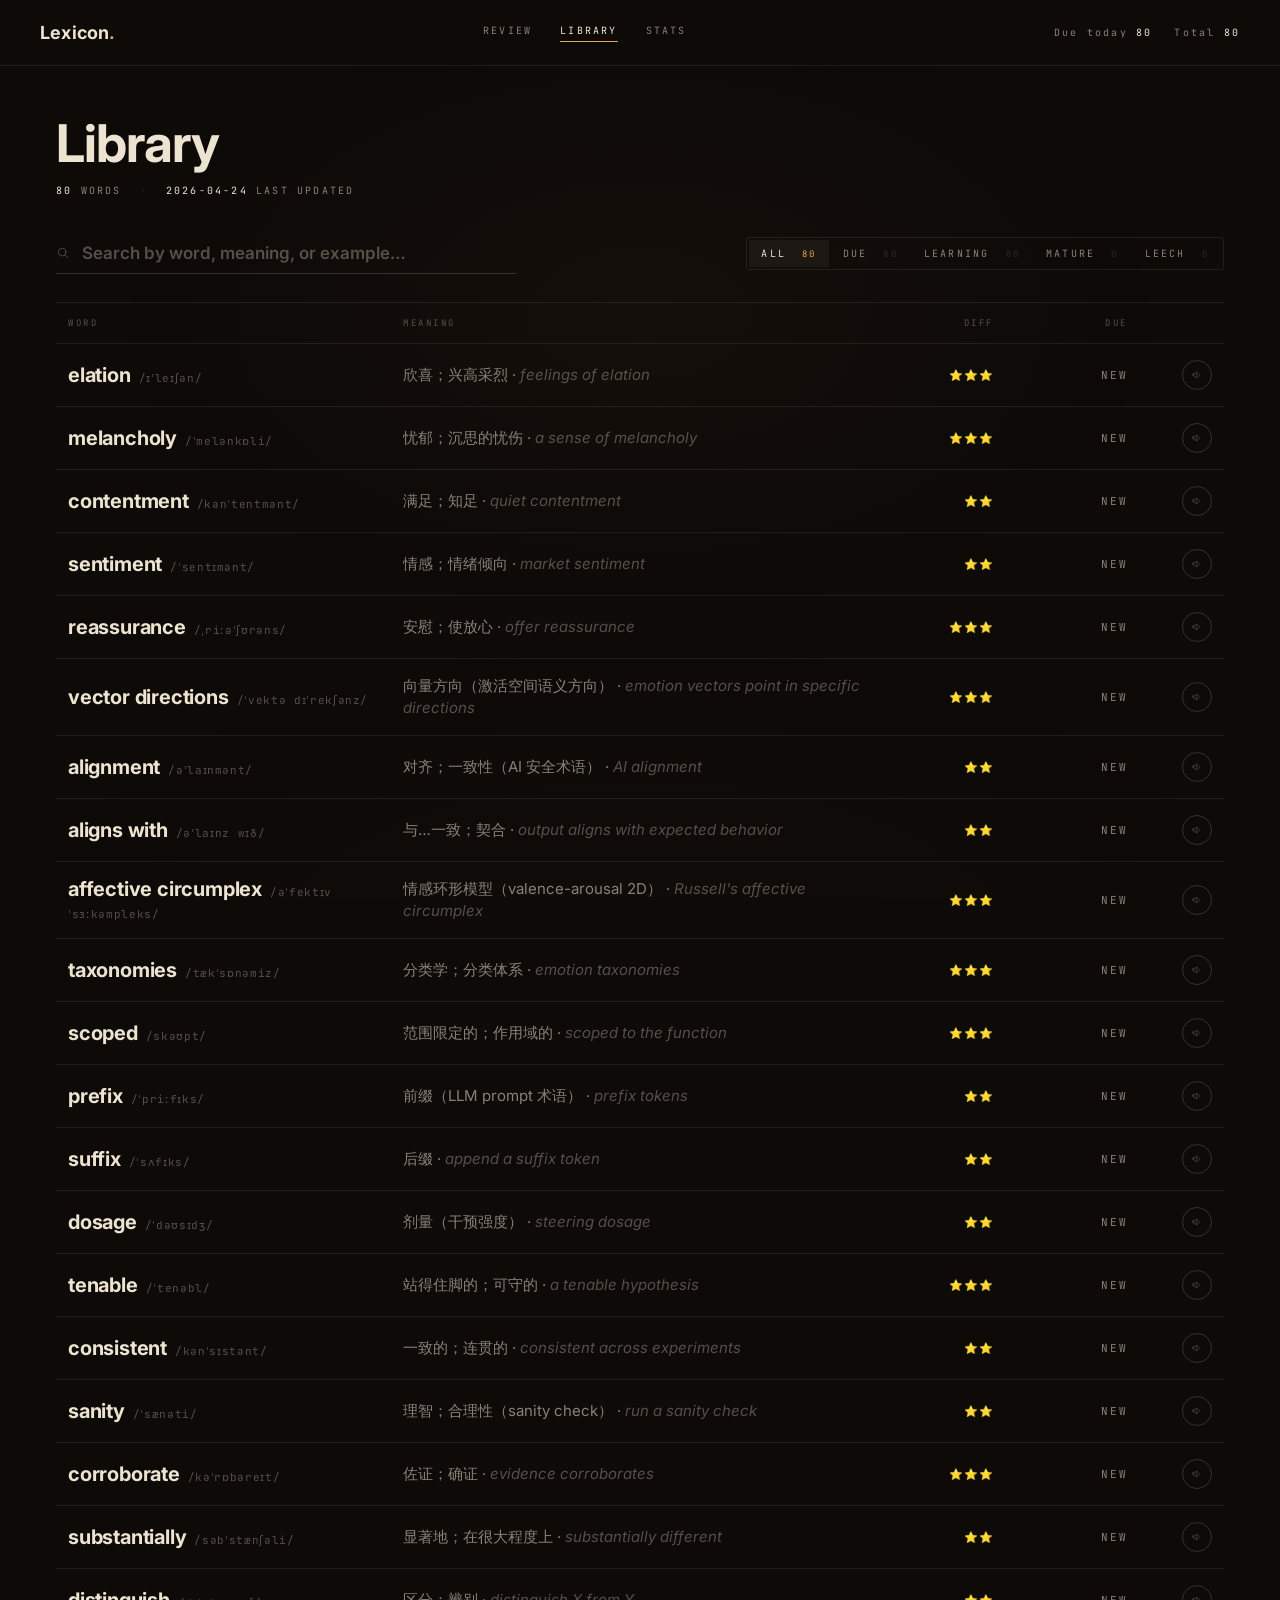
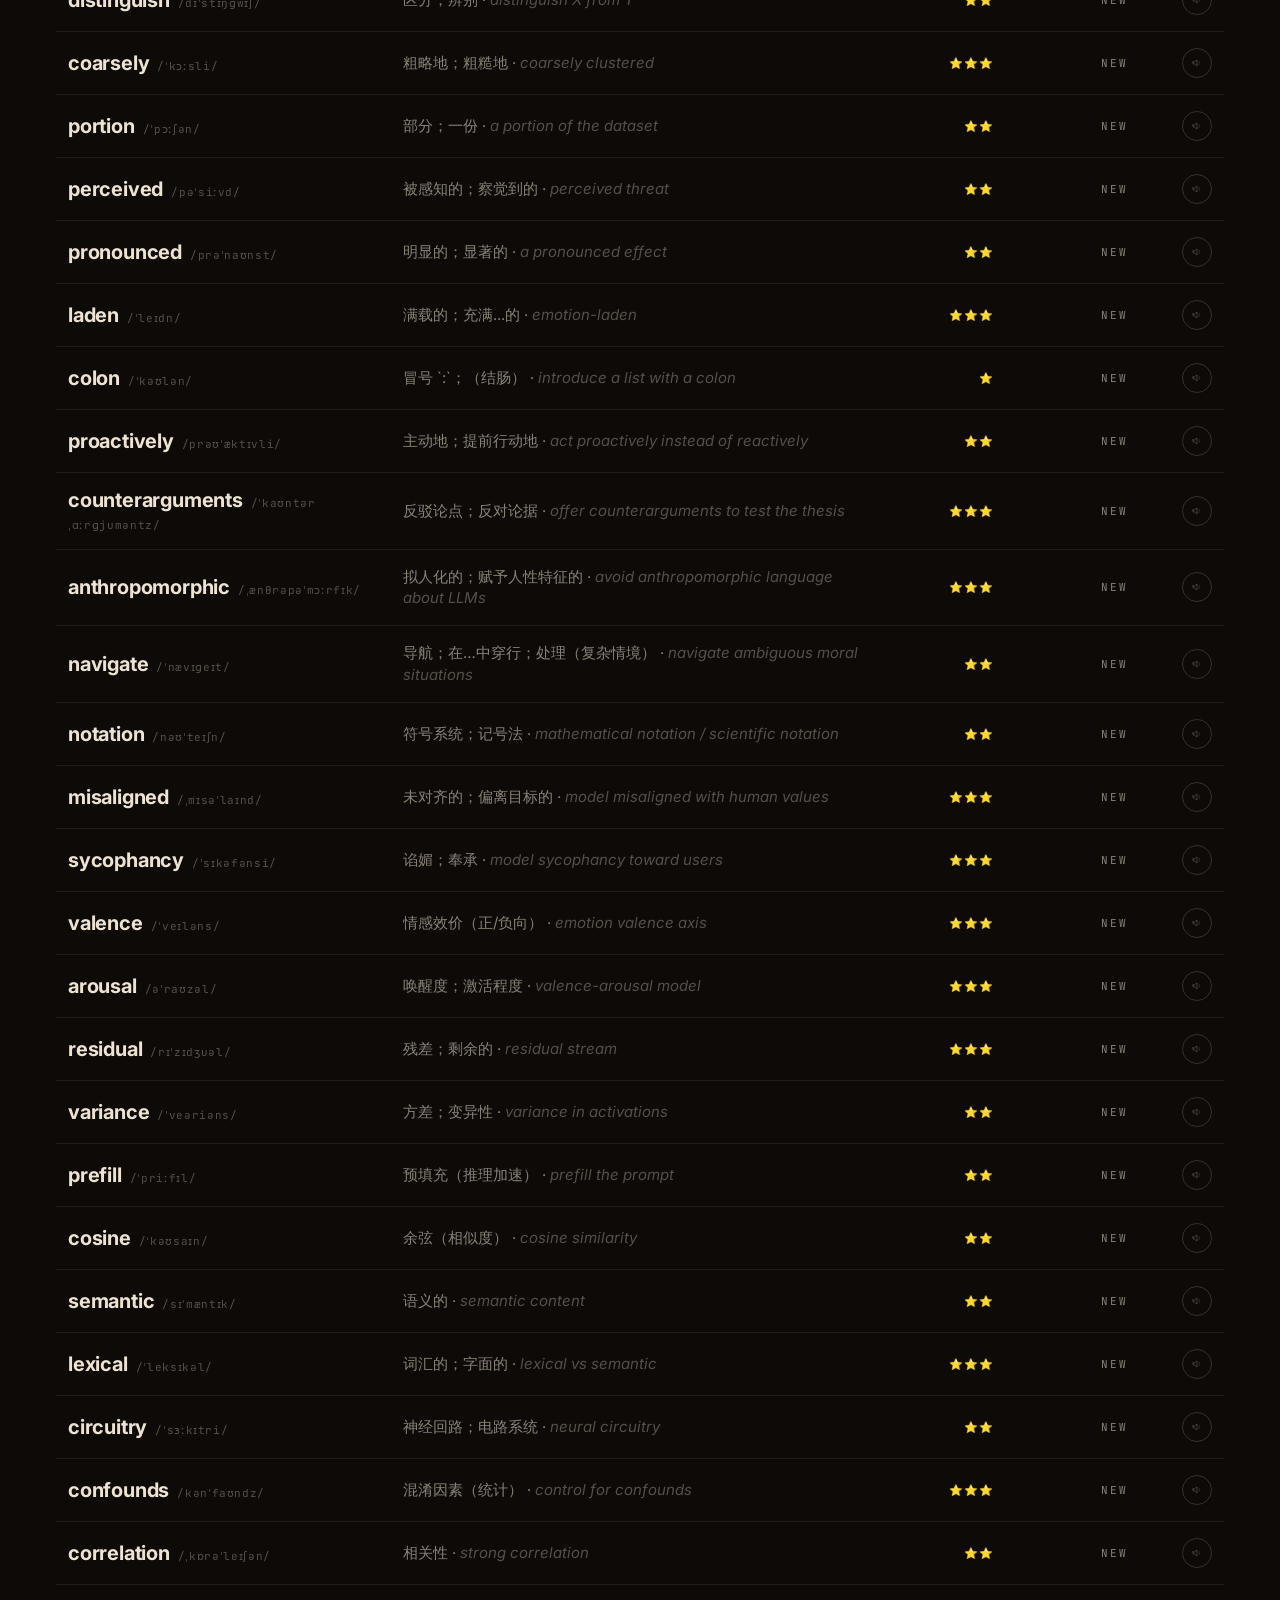
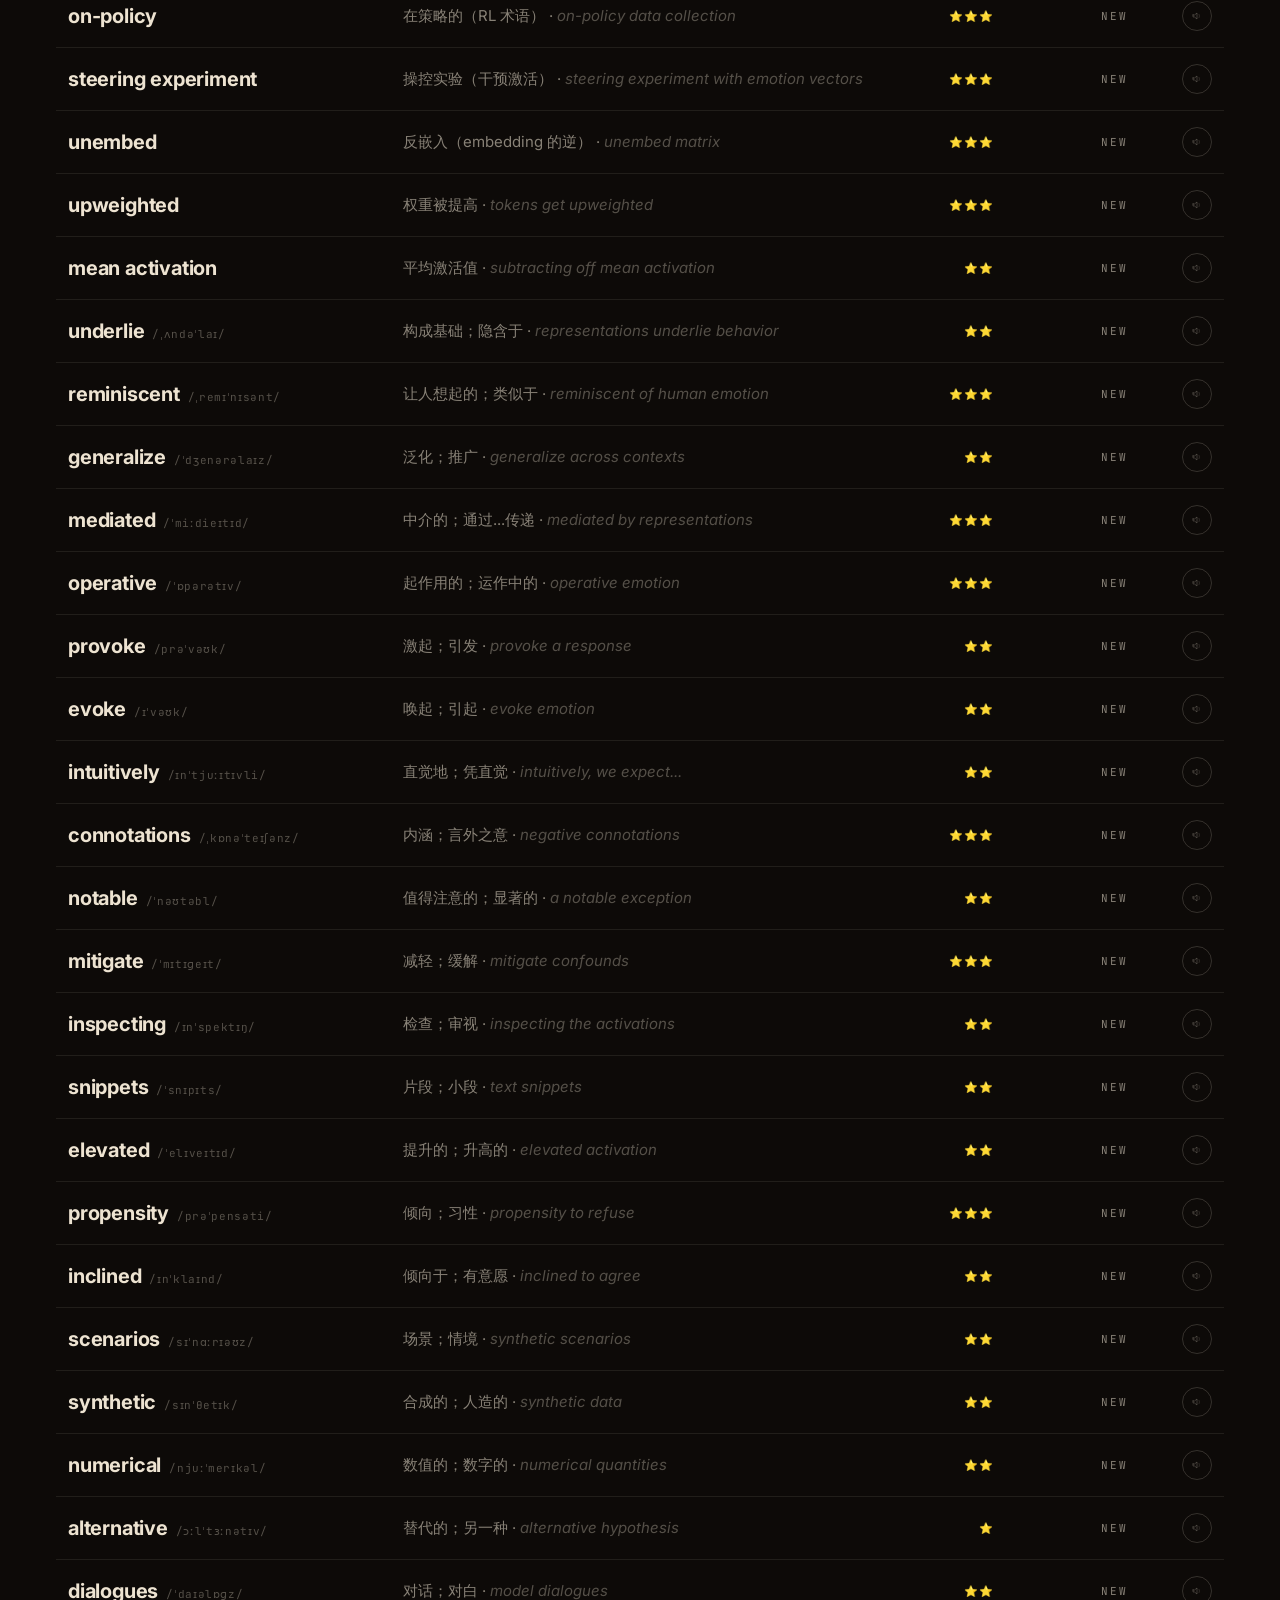
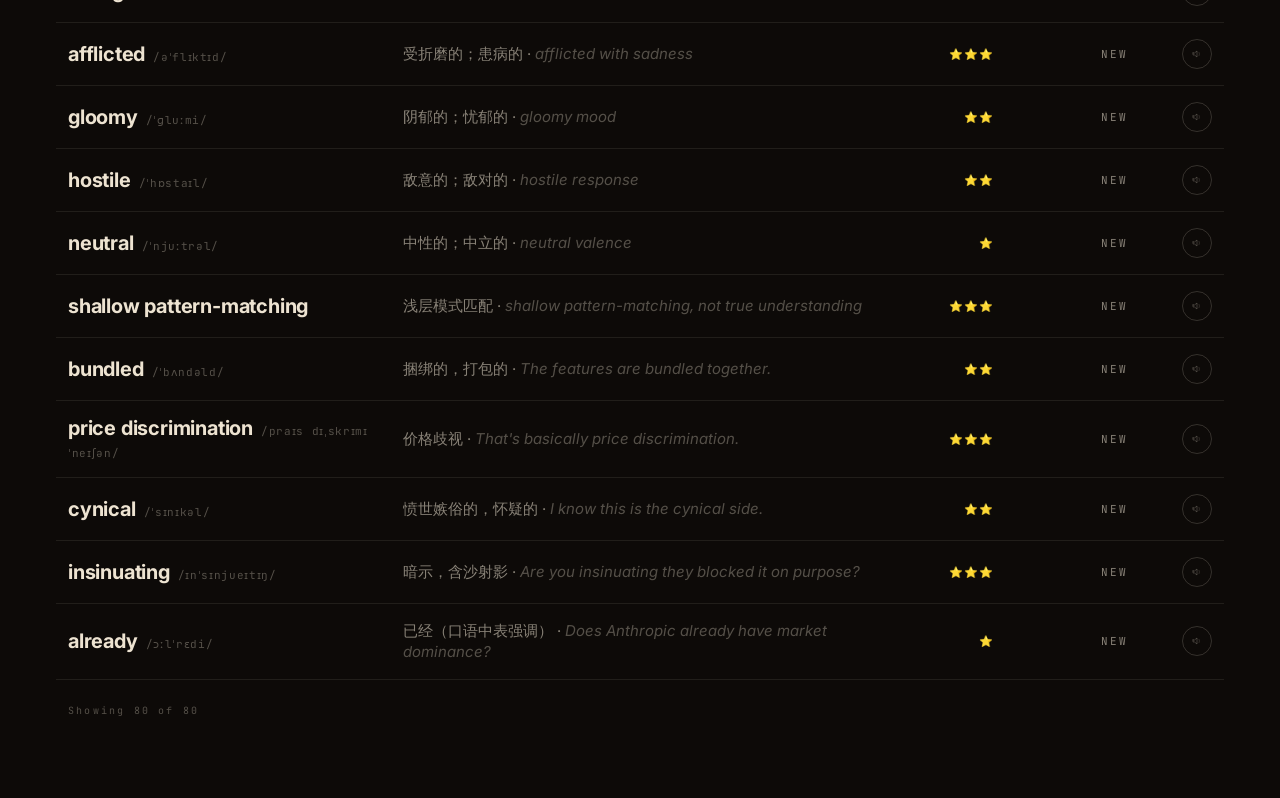
<file: library.html>
<!DOCTYPE html>
<html lang="en">
<head>
<meta charset="utf-8">
<meta http-equiv="Cache-Control" content="no-cache, must-revalidate">
<meta http-equiv="Pragma" content="no-cache">
<title>Lexicon — Library</title>
<meta name="viewport" content="width=device-width, initial-scale=1">
<link rel="preconnect" href="https://fonts.googleapis.com">
<link rel="preconnect" href="https://fonts.gstatic.com" crossorigin>
<link href="https://fonts.googleapis.com/css2?family=Inter:wght@400;500;600;700;800&family=JetBrains+Mono:wght@400;500&display=swap" rel="stylesheet">
<link rel="stylesheet" href="style.css">
<style>
  .page { padding: 52px 56px 80px; max-width: 1360px; width: 100%; margin: 0 auto; }
  .page-head { display: flex; align-items: flex-end; justify-content: space-between; margin-bottom: 36px; }
  .page-title { font-family: var(--serif); font-weight: 700; font-size: 52px; line-height: 1; letter-spacing: -0.02em; margin: 0 0 14px; }
  .page-sub {
    font-family: var(--mono); font-size: 10px; letter-spacing: 0.22em;
    text-transform: uppercase; color: var(--ink-dim); display: flex; gap: 18px;
  }
  .page-sub .sep { color: var(--ink-ghost); }
  .page-sub .n { color: var(--ink); }

  .toolbar { display: flex; align-items: center; justify-content: space-between; gap: 20px; margin-bottom: 28px; }
  .search { flex: 1; position: relative; max-width: 460px; }
  .search input {
    width: 100%; background: transparent; border: none;
    border-bottom: 1px solid var(--hairline-strong);
    color: var(--ink); font-family: var(--serif); font-weight: 600;
    font-size: 17px; padding: 10px 0 10px 26px; outline: none;
    transition: border-color 160ms;
  }
  .search input::placeholder { color: var(--ink-faint); }
  .search input:focus { border-bottom-color: var(--amber); }
  .search .icon { position: absolute; left: 0; top: 50%; transform: translateY(-50%); color: var(--ink-faint); }
  .search .icon svg { width: 14px; height: 14px; }

  .filters { display: flex; gap: 2px; border: 1px solid var(--hairline); border-radius: 2px; padding: 2px; }
  .filter {
    all: unset; cursor: pointer; padding: 7px 12px;
    font-family: var(--mono); font-size: 10px; letter-spacing: 0.22em;
    text-transform: uppercase; color: var(--ink-dim); border-radius: 1px;
    transition: background 160ms, color 160ms;
  }
  .filter:hover { color: var(--ink); }
  .filter.active { background: rgba(237, 227, 209, 0.05); color: var(--ink); }
  .filter .count { margin-left: 8px; color: var(--ink-ghost); font-size: 9px; }
  .filter.active .count { color: var(--amber); }

  .tbl { width: 100%; border-top: 1px solid var(--hairline); }
  .tbl-head, .tbl-row {
    display: grid;
    grid-template-columns: 2fr 3fr 100px 110px 60px;
    align-items: center; column-gap: 24px;
  }
  .tbl-head {
    padding: 14px 12px; border-bottom: 1px solid var(--hairline);
    font-family: var(--mono); font-size: 9px; letter-spacing: 0.28em;
    text-transform: uppercase; color: var(--ink-faint);
  }
  .tbl-row { padding: 16px 12px; border-bottom: 1px solid var(--hairline); cursor: pointer; transition: background 140ms; }
  .tbl-row:hover { background: rgba(237, 227, 209, 0.022); }

  .word-cell { font-family: var(--serif); font-weight: 700; font-size: 20px; letter-spacing: -0.01em; color: var(--ink); line-height: 1.1; }
  .word-cell .phonetic { font-family: var(--mono); font-weight: 400; font-size: 11px; letter-spacing: 0.06em; color: var(--ink-faint); margin-left: 8px; }
  .meaning-cell { font-family: var(--serif); font-size: 15px; color: var(--ink-dim); line-height: 1.45; overflow: hidden; display: -webkit-box; -webkit-line-clamp: 2; -webkit-box-orient: vertical; }
  .diff-cell { font-family: var(--mono); font-size: 11px; letter-spacing: 0.1em; color: var(--amber); text-align: right; }
  .due-cell { font-family: var(--mono); font-size: 11px; letter-spacing: 0.18em; color: var(--ink-dim); text-align: right; }
  .due-cell.due-now, .due-cell.overdue { color: var(--amber); }
  .play-cell { text-align: right; }
  .play-cell button {
    all: unset; cursor: pointer;
    width: 28px; height: 28px; border-radius: 50%;
    border: 1px solid var(--hairline-strong);
    display: inline-flex; align-items: center; justify-content: center;
    color: var(--ink-faint);
  }
  .play-cell button:hover { color: var(--amber); border-color: var(--amber); }
  .play-cell svg { width: 12px; height: 12px; }

  .tbl-foot { padding: 24px 12px 0; font-family: var(--mono); font-size: 10px; letter-spacing: 0.22em; color: var(--ink-faint); }
</style>
</head>
<body>
<div class="app">
  <header class="topbar">
    <div class="brand"><a href="index.html"><span>Lexicon</span><span class="dot">.</span></a></div>
    <nav class="nav">
      <a href="index.html">Review</a>
      <a href="library.html" class="active">Library</a>
      <a href="stats.html">Stats</a>
    </nav>
    <div class="session-meta">
      <span>Due today <span class="num" id="due-count">—</span></span>
      <span>Total <span class="num" id="total-count">—</span></span>
    </div>
  </header>

  <main class="page">
    <div class="page-head">
      <div>
        <h1 class="page-title">Library</h1>
        <div class="page-sub">
          <span><span class="n" id="stat-total">—</span> Words</span>
          <span class="sep">·</span>
          <span><span class="n" id="stat-last">—</span> Last updated</span>
        </div>
      </div>
    </div>

    <div class="toolbar">
      <div class="search">
        <span class="icon">
          <svg viewBox="0 0 24 24" fill="none" stroke="currentColor" stroke-width="1.4" stroke-linecap="round">
            <circle cx="10.5" cy="10.5" r="6.5"/><path d="m20 20-4.8-4.8"/>
          </svg>
        </span>
        <input type="text" id="search-input" placeholder="Search by word, meaning, or example…" />
      </div>
      <div class="filters" id="filters" role="group" aria-label="Filter words">
        <button class="filter active" data-filter="all" aria-pressed="true">All <span class="count" id="count-all">—</span></button>
        <button class="filter" data-filter="due" aria-pressed="false">Due <span class="count" id="count-due">—</span></button>
        <button class="filter" data-filter="learning" aria-pressed="false">Learning <span class="count" id="count-learning">—</span></button>
        <button class="filter" data-filter="mature" aria-pressed="false">Mature <span class="count" id="count-mature">—</span></button>
        <button class="filter" data-filter="leech" aria-pressed="false">Leech <span class="count" id="count-leech">—</span></button>
      </div>
    </div>

    <div class="tbl">
      <div class="tbl-head">
        <div>Word</div>
        <div>Meaning</div>
        <div style="text-align:right">Diff</div>
        <div style="text-align:right">Due</div>
        <div></div>
      </div>
      <div id="tbl-body"></div>
      <div class="tbl-foot" id="tbl-foot">Loading…</div>
    </div>
  </main>
</div>

<script type="module" src="app.js"></script>
<script type="module" src="library.js"></script>
</body>
</html>
</file>
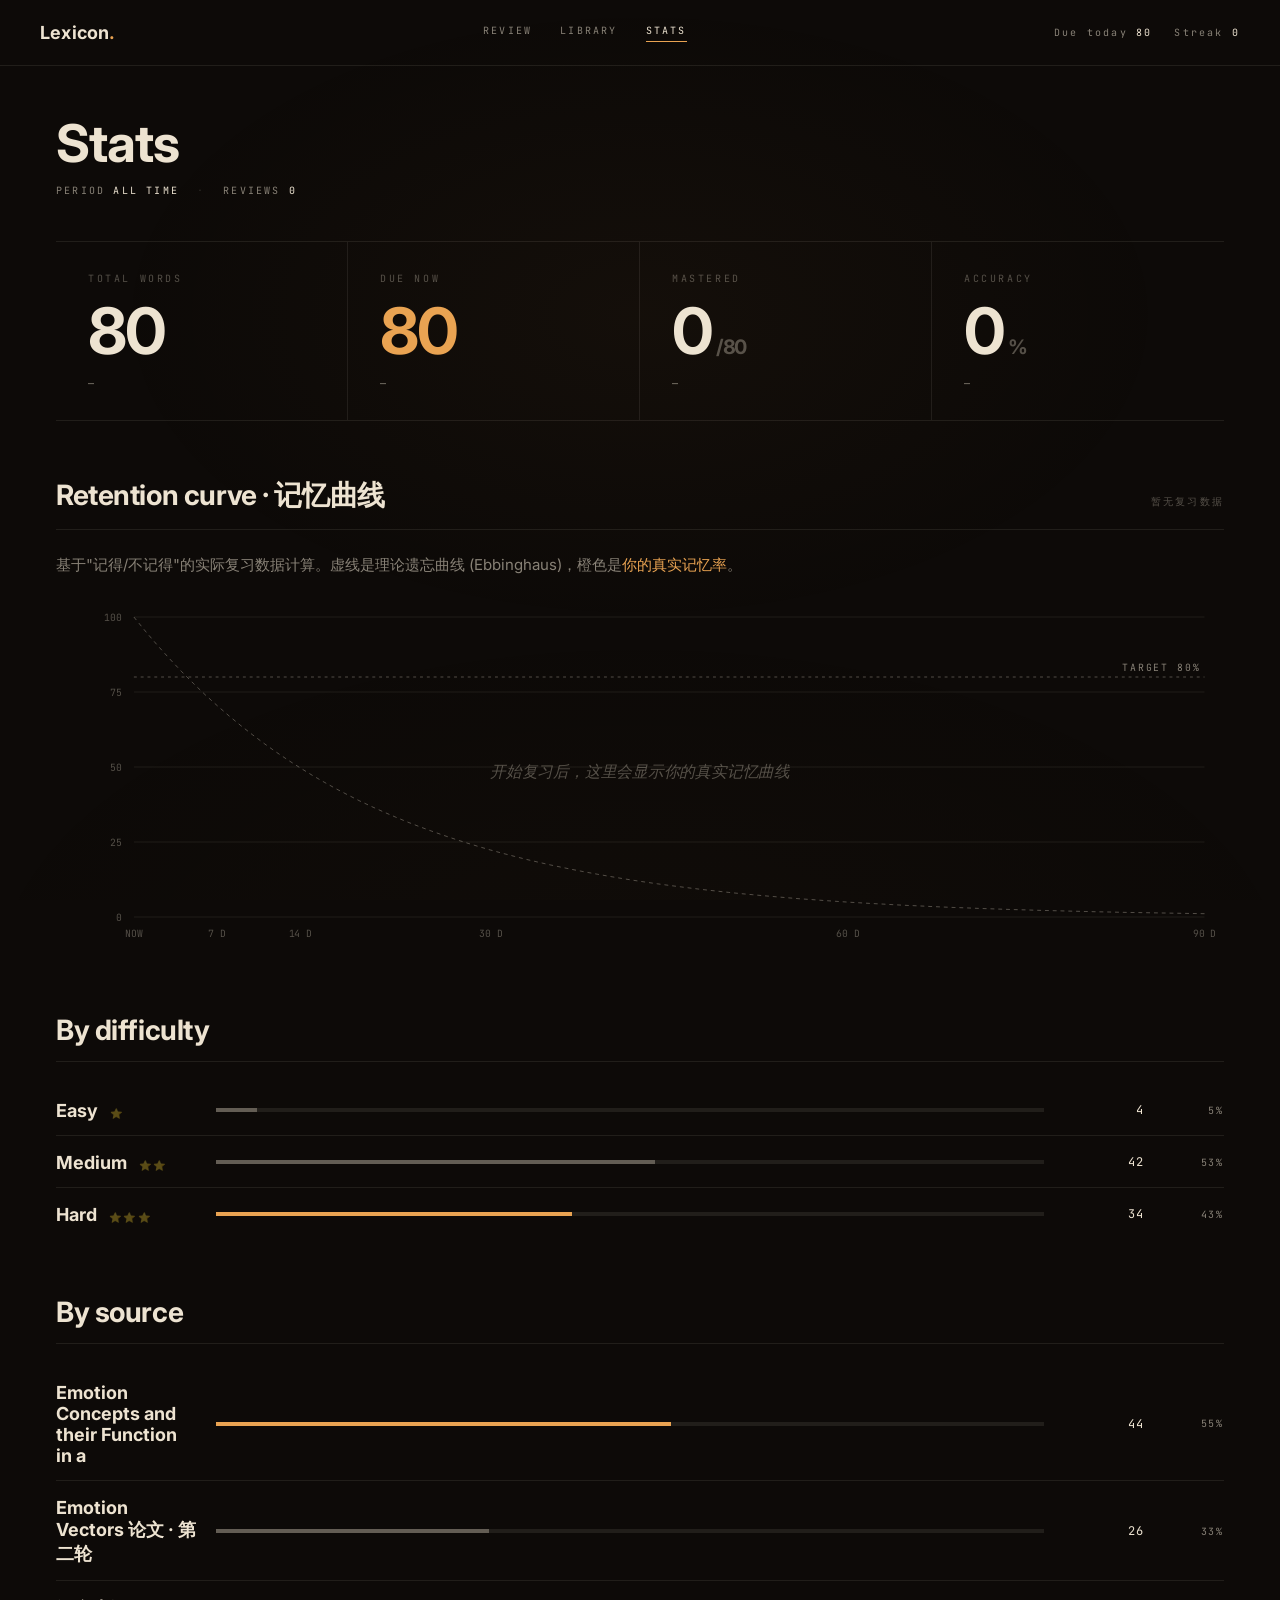
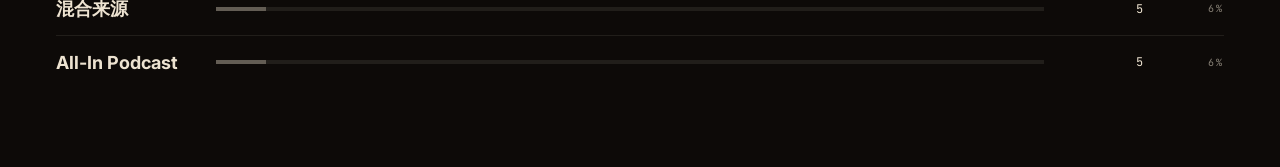
<file: stats.html>
<!DOCTYPE html>
<html lang="en">
<head>
<meta charset="utf-8">
<meta http-equiv="Cache-Control" content="no-cache, must-revalidate">
<meta http-equiv="Pragma" content="no-cache">
<title>Lexicon — Stats</title>
<meta name="viewport" content="width=device-width, initial-scale=1">
<link rel="preconnect" href="https://fonts.googleapis.com">
<link rel="preconnect" href="https://fonts.gstatic.com" crossorigin>
<link href="https://fonts.googleapis.com/css2?family=Inter:wght@400;500;600;700;800&family=JetBrains+Mono:wght@400;500&display=swap" rel="stylesheet">
<link rel="stylesheet" href="style.css">
<style>
  .page { padding: 52px 56px 80px; max-width: 1360px; width: 100%; margin: 0 auto; }
  .page-head { display: flex; align-items: flex-end; justify-content: space-between; margin-bottom: 44px; }
  .page-title { font-family: var(--serif); font-weight: 700; font-size: 52px; line-height: 1; letter-spacing: -0.02em; margin: 0 0 14px; }
  .page-sub {
    font-family: var(--mono); font-size: 10px; letter-spacing: 0.22em;
    text-transform: uppercase; color: var(--ink-dim); display: flex; gap: 18px;
  }
  .page-sub .sep { color: var(--ink-ghost); }
  .page-sub .n { color: var(--ink); }

  .metrics { display: grid; grid-template-columns: repeat(4, 1fr); border-top: 1px solid var(--hairline); border-bottom: 1px solid var(--hairline); }
  .metric { padding: 30px 32px; border-right: 1px solid var(--hairline); display: flex; flex-direction: column; gap: 14px; }
  .metric:last-child { border-right: none; }
  .metric .label { font-family: var(--mono); font-size: 10px; letter-spacing: 0.26em; text-transform: uppercase; color: var(--ink-faint); }
  .metric .value { font-family: var(--serif); font-weight: 700; font-size: 64px; line-height: 1; letter-spacing: -0.025em; color: var(--ink); }
  .metric .value .unit { font-size: 20px; color: var(--ink-faint); margin-left: 4px; }
  .metric .delta { font-family: var(--mono); font-size: 10px; letter-spacing: 0.2em; color: var(--ink-dim); }
  .metric.accent .value { color: var(--amber); }

  .section { margin-top: 56px; }
  .section-head { display: flex; align-items: baseline; justify-content: space-between; margin-bottom: 24px; border-bottom: 1px solid var(--hairline); padding-bottom: 14px; }
  .section-title { font-family: var(--serif); font-weight: 700; font-size: 28px; letter-spacing: -0.015em; margin: 0; }

  /* Difficulty distribution */
  .diff-rows { display: flex; flex-direction: column; gap: 2px; }
  .diff-row { display: grid; grid-template-columns: 140px 1fr 80px 60px; column-gap: 20px; padding: 14px 0; border-bottom: 1px solid var(--hairline); align-items: center; }
  .diff-row:last-child { border-bottom: none; }
  .diff-name { font-family: var(--serif); font-weight: 700; font-size: 18px; display: inline-flex; align-items: baseline; gap: 12px; }
  .diff-name .code { font-family: var(--mono); font-size: 10px; letter-spacing: 0.24em; color: var(--ink-faint); }
  .diff-bar { height: 4px; background: var(--hairline); position: relative; overflow: hidden; }
  .diff-bar > span { position: absolute; left: 0; top: 0; bottom: 0; background: var(--ink-faint); }
  .diff-row.primary .diff-bar > span { background: var(--amber); }
  .diff-count { font-family: var(--mono); font-size: 12px; letter-spacing: 0.1em; color: var(--ink); text-align: right; }
  .diff-pct { font-family: var(--mono); font-size: 10px; letter-spacing: 0.18em; color: var(--ink-dim); text-align: right; }
</style>
</head>
<body>
<div class="app">
  <header class="topbar">
    <div class="brand"><a href="index.html"><span>Lexicon</span><span class="dot">.</span></a></div>
    <nav class="nav">
      <a href="index.html">Review</a>
      <a href="library.html">Library</a>
      <a href="stats.html" class="active">Stats</a>
    </nav>
    <div class="session-meta">
      <span>Due today <span class="num" id="due-count">—</span></span>
      <span>Streak <span class="num" id="streak">—</span></span>
    </div>
  </header>

  <main class="page">
    <div class="page-head">
      <div>
        <h1 class="page-title">Stats</h1>
        <div class="page-sub">
          <span>Period <span class="n">All time</span></span>
          <span class="sep">·</span>
          <span>Reviews <span class="n" id="total-reviews">—</span></span>
        </div>
      </div>
    </div>

    <section class="metrics">
      <div class="metric">
        <div class="label">Total words</div>
        <div class="value" id="m-total">—</div>
        <div class="delta" id="m-total-delta">—</div>
      </div>
      <div class="metric accent">
        <div class="label">Due now</div>
        <div class="value" id="m-due">—</div>
        <div class="delta" id="m-due-delta">—</div>
      </div>
      <div class="metric">
        <div class="label">Mastered</div>
        <div class="value"><span id="m-mastered">—</span><span class="unit" id="m-mastered-total"></span></div>
        <div class="delta" id="m-mastered-delta">—</div>
      </div>
      <div class="metric">
        <div class="label">Accuracy</div>
        <div class="value"><span id="m-accuracy">—</span><span class="unit">%</span></div>
        <div class="delta" id="m-accuracy-delta">—</div>
      </div>
    </section>

    <section class="section">
      <div class="section-head">
        <h2 class="section-title">Retention curve · 记忆曲线</h2>
        <div style="font-family:var(--mono);font-size:10px;letter-spacing:0.22em;color:var(--ink-faint)" id="retention-samples">—</div>
      </div>
      <p style="font-family:var(--serif);font-size:15px;color:var(--ink-dim);line-height:1.5;margin:0 0 20px">
        基于"记得/不记得"的实际复习数据计算。虚线是理论遗忘曲线 (Ebbinghaus)，橙色是<span style="color:var(--amber)">你的真实记忆率</span>。
      </p>
      <div id="retention-chart" style="width:100%;height:360px"></div>
    </section>

    <section class="section">
      <div class="section-head">
        <h2 class="section-title">By difficulty</h2>
      </div>
      <div class="diff-rows" id="diff-rows"></div>
    </section>

    <section class="section">
      <div class="section-head">
        <h2 class="section-title">By source</h2>
      </div>
      <div class="diff-rows" id="source-rows"></div>
    </section>
  </main>
</div>

<script type="module" src="app.js"></script>
<script type="module" src="stats.js"></script>
</body>
</html>
</file>
<file: style.css>
/* ---------- Design tokens (shared across all pages) ---------- */
:root {
  --bg: #0D0A08;
  --bg-raised: #120F0C;
  --ink: #EDE3D1;
  --ink-dim: rgba(237, 227, 209, 0.55);
  --ink-faint: rgba(237, 227, 209, 0.32);
  --ink-ghost: rgba(237, 227, 209, 0.14);
  --hairline: rgba(237, 227, 209, 0.09);
  --hairline-strong: rgba(237, 227, 209, 0.18);
  --amber: #E9A352;
  --amber-dim: rgba(233, 163, 82, 0.14);
  --amber-ghost: rgba(233, 163, 82, 0.06);
  --ok:    #8FB890;
  --warn:  #E9A352;
  --bad:   #C87566;
  --ok-ghost:  rgba(143, 184, 144, 0.07);
  --bad-ghost: rgba(200, 117, 102, 0.07);
  --serif: 'Inter', 'Helvetica Neue', Helvetica, Arial, sans-serif;
  --mono: 'JetBrains Mono', ui-monospace, SFMono-Regular, Menlo, monospace;
}

* { box-sizing: border-box; }
html, body { margin: 0; padding: 0; background: var(--bg); color: var(--ink); }
body {
  font-family: var(--serif);
  font-feature-settings: "kern", "liga", "calt", "onum";
  min-height: 100vh;
  -webkit-font-smoothing: antialiased;
  text-rendering: optimizeLegibility;
  overflow-x: hidden;
}
body::before {
  content: "";
  position: fixed; inset: 0;
  background:
    radial-gradient(ellipse 60% 50% at 50% 35%, rgba(233, 163, 82, 0.035), transparent 70%),
    radial-gradient(ellipse 80% 60% at 50% 110%, rgba(233, 163, 82, 0.02), transparent 70%);
  pointer-events: none;
  z-index: 0;
}

.mono {
  font-family: var(--mono);
  text-transform: uppercase;
  letter-spacing: 0.18em;
  font-weight: 700;
}

.app { position: relative; z-index: 1; min-height: 100vh; display: flex; flex-direction: column; }

/* ---------- Top bar ---------- */
.topbar {
  display: flex; align-items: center; justify-content: space-between;
  padding: 22px 40px;
  border-bottom: 1px solid var(--hairline);
}
.brand { font-family: var(--serif); font-weight: 700; font-size: 18px; letter-spacing: 0.01em; }
.brand .dot { color: var(--amber); }
.brand a { color: inherit; text-decoration: none; }
.nav { display: flex; gap: 28px; }
.nav a {
  font-family: var(--mono); font-size: 10px; letter-spacing: 0.22em;
  text-transform: uppercase; color: var(--ink-dim);
  text-decoration: none; padding-bottom: 4px;
  border-bottom: 1px solid transparent;
  transition: color 160ms ease, border-color 160ms ease;
}
.nav a:hover { color: var(--ink); }
.nav a.active { color: var(--ink); border-bottom-color: var(--amber); }
.session-meta {
  font-family: var(--mono); font-size: 10px; letter-spacing: 0.22em;
  color: var(--ink-dim); display: flex; gap: 22px; align-items: center;
}
.session-meta .num { color: var(--ink); }

/* ---------- Review stage (shared by Review + Typing) ---------- */
.stage {
  flex: 1;
  display: flex; flex-direction: column; align-items: center;
  padding: 48px 40px 56px;
  position: relative;
}
.card-frame { width: 100%; max-width: 880px; display: flex; flex-direction: column; align-items: center; }
.card-chrome {
  width: 100%;
  display: flex; justify-content: space-between; align-items: center;
  margin-bottom: 60px;
}
.lang-tag {
  display: inline-flex; align-items: center; gap: 10px;
  font-family: var(--mono); font-size: 10px; letter-spacing: 0.24em;
  color: var(--ink-dim);
}
.lang-tag .swatch {
  width: 6px; height: 6px; border-radius: 50%;
  background: var(--amber); box-shadow: 0 0 10px rgba(233, 163, 82, 0.6);
}
.lang-tag .code { color: var(--ink); }
.lang-tag .sep { color: var(--ink-ghost); }

.speaker {
  width: 34px; height: 34px;
  border: 1px solid var(--hairline-strong); border-radius: 50%;
  display: inline-flex; align-items: center; justify-content: center;
  color: var(--ink-dim); background: transparent; cursor: pointer;
  transition: color 160ms, border-color 160ms, background 160ms;
}
.speaker:hover { color: var(--amber); border-color: var(--amber); background: var(--amber-ghost); }
.speaker svg { width: 15px; height: 15px; }

.word-wrap {
  display: flex; flex-direction: column; align-items: center;
  text-align: center; gap: 28px;
  margin-top: 36px;
}
.word {
  font-family: var(--serif); font-weight: 700;
  font-size: clamp(56px, 8vw, 110px);
  line-height: 0.98; letter-spacing: -0.022em;
  color: var(--ink); margin: 0;
  white-space: nowrap;
  max-width: 100%;
  /* JS will shrink font-size dynamically if word overflows */
}
.phonetic {
  font-family: var(--serif); font-weight: 500;
  font-size: 19px; color: var(--ink-faint);
}
.pos {
  font-family: var(--mono); font-size: 10px; letter-spacing: 0.28em;
  text-transform: uppercase; color: var(--ink-dim);
  display: inline-flex; align-items: center; gap: 14px;
}
.pos .tick { width: 18px; height: 1px; background: var(--hairline-strong); display: inline-block; }

.revealed {
  width: 100%; max-width: 620px;
  margin: 56px auto 0;
  display: flex; flex-direction: column; align-items: center; text-align: center;
}
.divider { width: 60px; height: 1px; background: var(--hairline-strong); margin: 0 auto 34px; }
.meaning {
  font-family: var(--serif); font-weight: 600;
  font-size: 26px; line-height: 1.5;
  color: var(--ink); letter-spacing: -0.005em;
  margin: 0 0 18px; text-wrap: pretty;
}
.meaning .em { color: var(--ink-dim); }
.example {
  font-family: var(--serif); font-style: italic; font-weight: 500;
  font-size: 17px; line-height: 1.5;
  color: var(--ink-dim); margin: 14px 0 0;
  max-width: 520px;
}

/* ---------- Enrichment sections ---------- */
.enrichment {
  width: 100%;
  margin-top: 40px;
  padding-top: 32px;
  border-top: 1px solid var(--hairline);
  display: flex;
  flex-direction: column;
  gap: 28px;
  text-align: left;
}
.enrich-section { width: 100%; }
.enrich-section.side-by-side {
  display: grid;
  grid-template-columns: 1fr 1fr;
  gap: 32px;
}
.enrich-section.hook {
  background: var(--amber-ghost);
  padding: 16px 20px;
  border-left: 2px solid var(--amber);
  border-radius: 0 2px 2px 0;
}
.enrich-label {
  font-family: var(--mono);
  font-size: 9px;
  letter-spacing: 0.28em;
  text-transform: uppercase;
  color: var(--ink-faint);
  margin-bottom: 10px;
}
.enrich-text {
  font-family: var(--serif);
  font-size: 15px;
  line-height: 1.6;
  color: var(--ink-dim);
}
.enrich-list {
  margin: 0;
  padding: 0;
  list-style: none;
}
.enrich-list li {
  font-family: var(--serif); font-style: italic;
  font-size: 15px; line-height: 1.55;
  color: var(--ink-dim);
  padding: 6px 0;
  border-bottom: 1px dashed var(--hairline);
}
.enrich-list li:last-child { border-bottom: none; }
.examples-list li::before {
  content: "·";
  color: var(--amber);
  margin-right: 10px;
  font-weight: 700;
  font-style: normal;
}

.chip-row {
  display: flex; flex-wrap: wrap; gap: 6px;
}
.chip {
  padding: 4px 10px;
  border: 1px solid var(--hairline-strong);
  border-radius: 2px;
  font-family: var(--mono);
  font-size: 11px;
  letter-spacing: 0.06em;
  color: var(--ink-dim);
  background: transparent;
}
.chip.chip-ant {
  border-color: rgba(200, 117, 102, 0.3);
  color: rgba(200, 117, 102, 0.8);
}

/* ---------- Binary grade (2-button instead of 4) ---------- */
.grades.binary {
  grid-template-columns: repeat(2, 1fr);
}

/* ---------- Grade row ---------- */
.grades {
  width: 100%; max-width: 780px;
  margin: 72px auto 0;
  display: grid; grid-template-columns: repeat(4, 1fr);
  border-top: 1px solid var(--hairline);
  border-bottom: 1px solid var(--hairline);
}
.grade {
  all: unset;
  cursor: pointer;
  display: flex; flex-direction: column; align-items: center; gap: 8px;
  padding: 26px 16px 22px;
  border-right: 1px solid var(--hairline);
  color: var(--ink);
  position: relative;
  transition: background 180ms, color 180ms, opacity 180ms;
}
.grade:last-child { border-right: none; }
.grade .glabel { font-family: var(--serif); font-weight: 700; font-size: 22px; letter-spacing: -0.005em; }
.grade .gmeta { font-family: var(--mono); font-size: 10px; letter-spacing: 0.22em; color: var(--ink-dim); }
.grade .gkey {
  position: absolute; top: 10px; left: 12px;
  font-family: var(--mono); font-size: 9px; letter-spacing: 0.24em;
  color: var(--ink-ghost);
}
.grade:hover { background: rgba(237, 227, 209, 0.025); }
.grade.again:hover { color: #E8B4A0; }
.grade.hard:hover  { color: #EAC890; }
.grade.good.primary {
  background: var(--amber-ghost); color: var(--amber);
}
.grade.good.primary .gmeta { color: var(--amber); opacity: 0.75; }
.grade.good.primary .gkey { color: rgba(233, 163, 82, 0.45); }
.grade.good.primary::before {
  content: ""; position: absolute; top: -1px; left: 0; right: 0; height: 1px;
  background: var(--amber);
}
.grade.good.primary:hover { background: rgba(233, 163, 82, 0.10); }
.grade.easy:hover { color: var(--ink); }

/* ---------- Footer shortcuts ---------- */
.shortcuts {
  border-top: 1px solid var(--hairline);
  padding: 18px 40px;
  display: flex; justify-content: space-between; align-items: center;
  font-family: var(--mono); font-size: 10px; letter-spacing: 0.22em;
  color: var(--ink-faint);
}
.shortcuts .group { display: flex; gap: 22px; align-items: center; }
.kbd {
  display: inline-flex; align-items: center; justify-content: center;
  min-width: 18px; height: 18px; padding: 0 5px;
  border: 1px solid var(--hairline-strong); border-radius: 3px;
  color: var(--ink-dim);
  font-size: 9px; margin-right: 8px;
}

/* ---------- Empty state (when no due cards) ---------- */
.empty {
  flex: 1;
  display: flex; flex-direction: column; align-items: center; justify-content: center;
  padding: 80px 40px;
  text-align: center;
}
.empty h2 {
  font-family: var(--serif); font-weight: 700; font-size: 48px;
  margin: 0 0 16px; letter-spacing: -0.02em;
}
.empty p { font-family: var(--serif); font-size: 17px; color: var(--ink-dim); max-width: 460px; line-height: 1.6; }
.empty .amber-accent { color: var(--amber); }

/* ---------- Tap-to-reveal hint ---------- */
.card-frame { cursor: pointer; }
.card-frame button { cursor: pointer; }
.tap-hint {
  margin-top: 36px;
  font-family: var(--mono);
  font-size: 10px;
  letter-spacing: 0.22em;
  text-transform: uppercase;
  color: var(--ink-faint);
  opacity: 0;
  animation: fadeInHint 600ms ease 600ms forwards;
}
.tap-hint .kbd-inline {
  display: inline-block;
  padding: 1px 5px;
  margin: 0 2px;
  border: 1px solid var(--hairline-strong);
  border-radius: 3px;
  font-size: 9px;
  color: var(--ink-dim);
}
@keyframes fadeInHint {
  to { opacity: 1; }
}

/* ---------- Leech badge ---------- */
.leech-badge {
  display: inline-block;
  padding: 2px 8px;
  margin-left: 12px;
  font-family: var(--mono);
  font-size: 9px;
  letter-spacing: 0.22em;
  color: var(--bad);
  border: 1px solid var(--bad);
  border-radius: 2px;
  background: var(--bad-ghost);
  vertical-align: middle;
}
.leech-badge-sm {
  display: inline-block;
  padding: 1px 6px;
  margin-left: 8px;
  font-family: var(--mono);
  font-size: 8px;
  letter-spacing: 0.2em;
  color: var(--bad);
  border: 1px solid var(--bad);
  border-radius: 2px;
  vertical-align: middle;
}

/* ---------- Accessibility: focus indicators ---------- */
button:focus-visible,
a:focus-visible,
input:focus-visible {
  outline: 2px solid var(--amber);
  outline-offset: 2px;
}

/* ---------- Mobile responsive ---------- */
@media (max-width: 768px) {
  .topbar { padding: 14px 16px; flex-wrap: wrap; gap: 10px; }
  .topbar .nav { order: 3; width: 100%; justify-content: center; gap: 20px; }
  .session-meta { font-size: 9px; gap: 12px; }

  .plan-header { padding: 14px 16px 14px; }
  .plan-date { font-size: 16px; }
  .plan-count { font-size: 9px; }
  .plan-metrics { flex-wrap: wrap; gap: 14px; font-size: 9px; }

  .stage { padding: 24px 16px 40px; }
  .card-chrome { margin-bottom: 28px; }
  .word { font-size: clamp(32px, 10vw, 64px); }
  .phonetic { font-size: 16px; }
  .revealed { margin-top: 32px; }
  .meaning { font-size: 20px; }
  .example { font-size: 15px; }
  .grades { margin-top: 40px; }
  .grade { padding: 22px 10px 18px; min-height: 72px; }
  .grade .glabel { font-size: 20px; }
  .grade .gmeta { font-size: 9px; }
  .tap-hint { margin-top: 28px; font-size: 11px; }

  .enrichment { margin-top: 28px; padding-top: 20px; }
  .enrich-section.side-by-side { grid-template-columns: 1fr; gap: 20px; }

  .shortcuts { padding: 12px 16px; font-size: 9px; flex-direction: column; gap: 8px; align-items: flex-start; }
  .shortcuts .group { flex-wrap: wrap; gap: 12px; }

  /* Library table → stacked rows on mobile */
  .page { padding: 24px 16px 40px; }
  .page-title { font-size: 36px; }
  .toolbar { flex-direction: column; align-items: stretch; }
  .filters { overflow-x: auto; }
  .tbl-head { display: none; }
  .tbl-row {
    grid-template-columns: 1fr 70px !important;
    grid-template-areas:
      "word due"
      "meaning meaning"
      "diff play";
    padding: 14px 8px;
    gap: 8px 12px;
    row-gap: 6px;
  }
  .tbl-row > :nth-child(1) { grid-area: word; }
  .tbl-row > :nth-child(2) { grid-area: meaning; }
  .tbl-row > :nth-child(3) { grid-area: diff; }
  .tbl-row > :nth-child(4) { grid-area: due; }
  .tbl-row > :nth-child(5) { grid-area: play; }
  .word-cell { font-size: 17px; }
  .meaning-cell { font-size: 13px; -webkit-line-clamp: 3; }

  /* Stats */
  .metrics { grid-template-columns: 1fr 1fr; }
  .metric { padding: 18px 16px; }
  .metric .value { font-size: 42px; }
  .section { margin-top: 32px; }
  .section-title { font-size: 22px; }
  #retention-chart { height: 260px !important; }
}

@media (max-width: 480px) {
  .metrics { grid-template-columns: 1fr; }
  .metric { border-right: none; border-bottom: 1px solid var(--hairline); }
  .topbar .nav { gap: 14px; font-size: 9px !important; }
}
</file>
